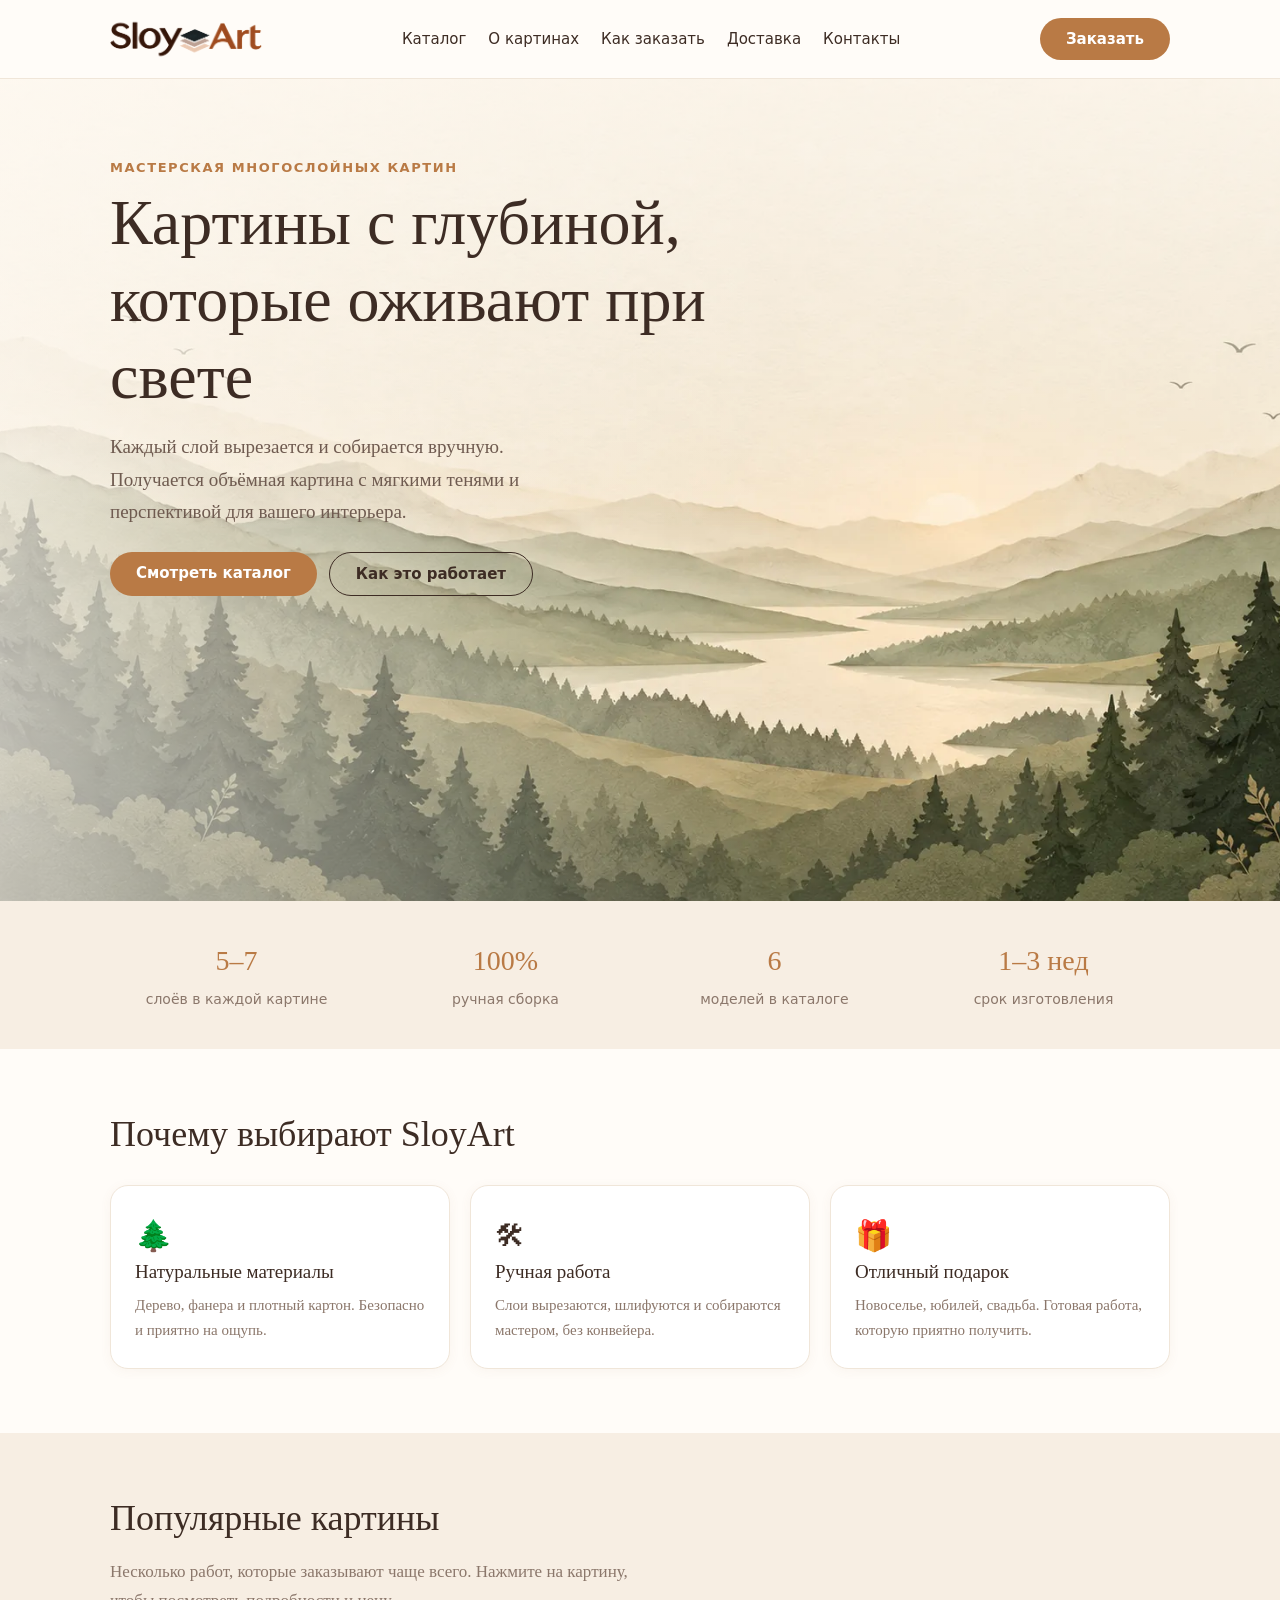
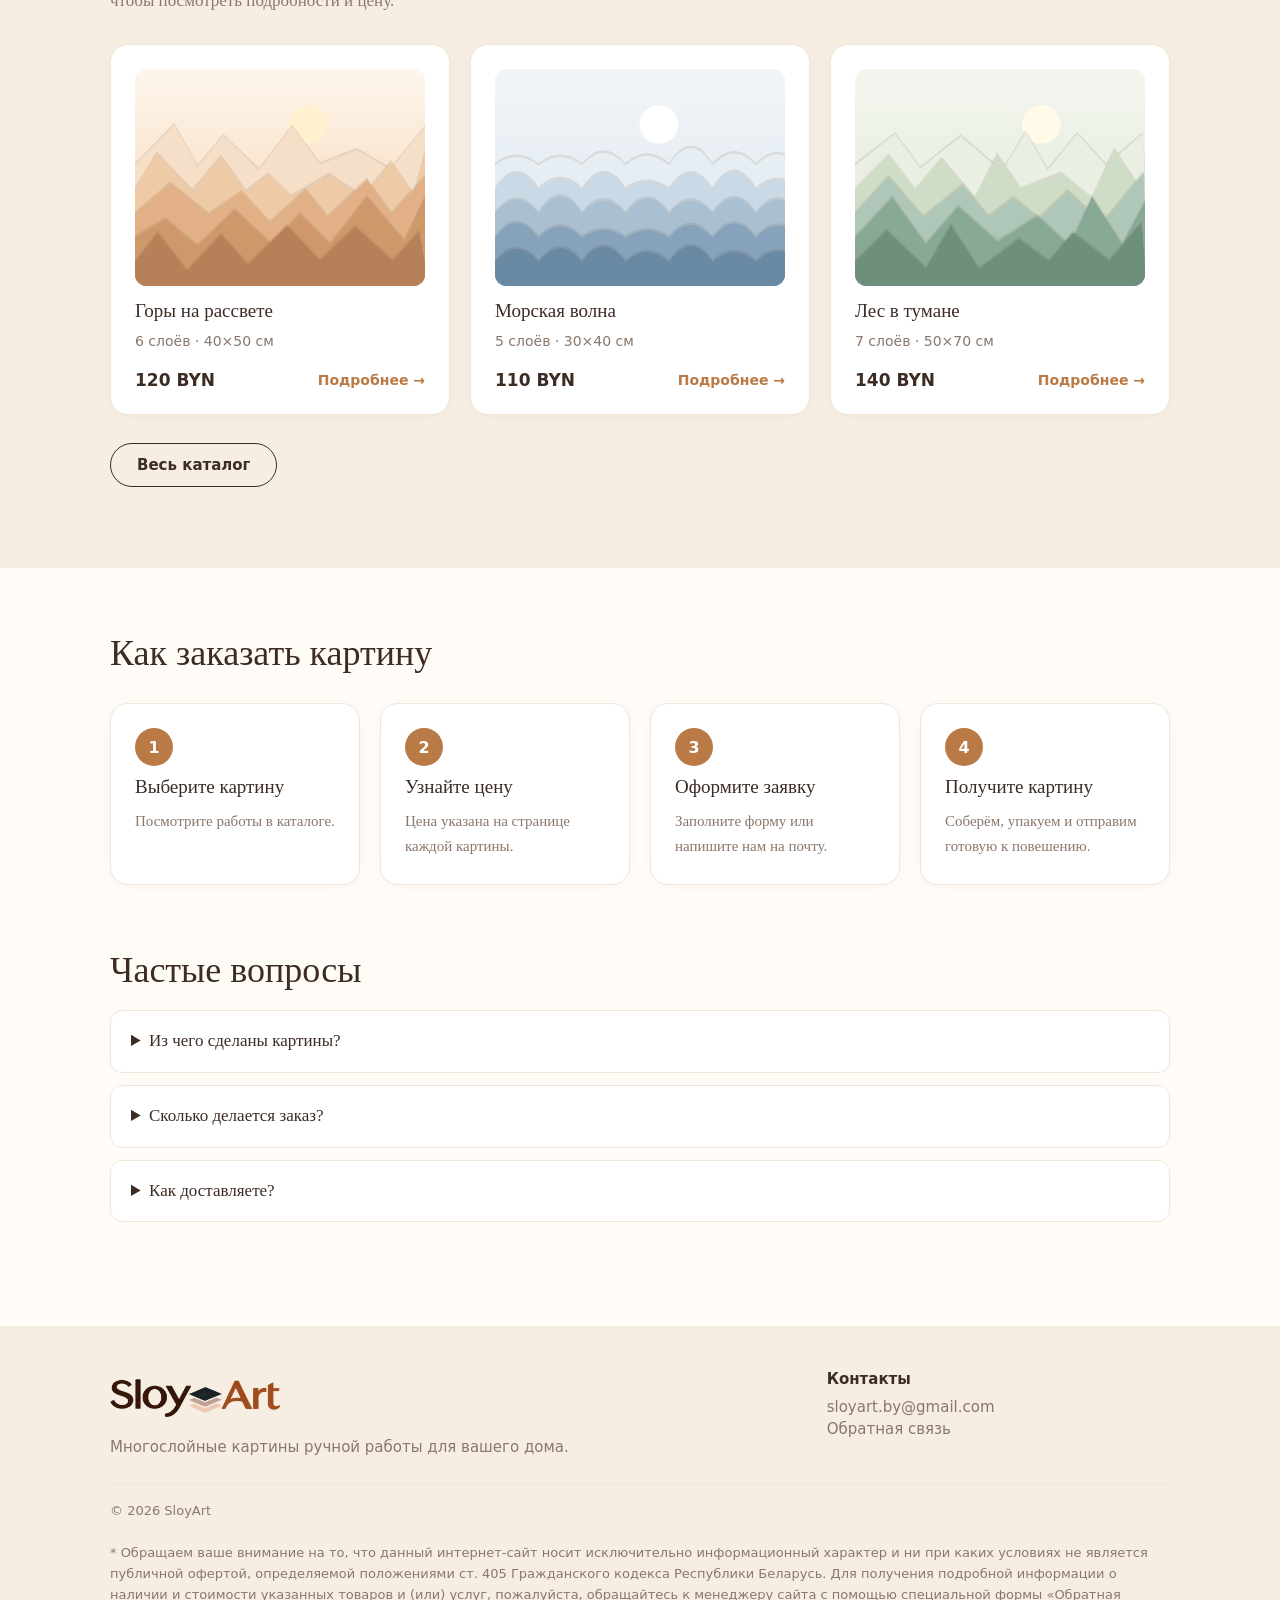
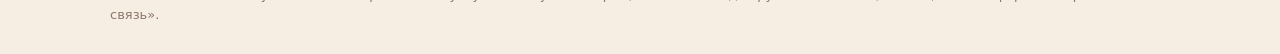
<file: index.html>
<!DOCTYPE html>
<html lang="ru">
<head>
<meta charset="utf-8">
<meta name="viewport" content="width=device-width, initial-scale=1, viewport-fit=cover">
<title>SloyArt — многослойные картины ручной работы</title>
<meta name="description" content="Многослойные картины из дерева и картона ручной работы: объём и глубина для вашего интерьера.">
<link rel="icon" type="image/png" sizes="96x96" href="favicon-96x96.png">
<link rel="shortcut icon" href="favicon.ico">
<link rel="apple-touch-icon" sizes="180x180" href="apple-touch-icon.png">
<link rel="manifest" href="site.webmanifest">
<link rel="stylesheet" href="css/style.css">
<link rel="stylesheet" href="css/responsive.css">
</head>
<body data-root="">
<main>
<section class="hero" style="padding:0">
<img class="hero__bg" src="images/hero/hero.webp" alt="Многослойный бумажный пейзаж на рассвете">
<div class="hero__scrim"></div>
<div class="w hero__in">
<div class="eyebrow">Мастерская многослойных картин</div>
<h1>Картины с глубиной, которые оживают при свете</h1>
<p>Каждый слой вырезается и собирается вручную. Получается объёмная картина с мягкими тенями и перспективой для вашего интерьера.</p>
<div class="cta"><a class="btn" href="catalog.html">Смотреть каталог</a><a class="btn o" href="#order">Как это работает</a></div>
</div>
</section>
<div class="band"><div class="w"><div class="stats">
<div><b>5–7</b><span>слоёв в каждой картине</span></div>
<div><b>100%</b><span>ручная сборка</span></div>
<div><b id="cnt">6</b><span>моделей в каталоге</span></div>
<div><b>1–3 нед</b><span>срок изготовления</span></div>
</div></div></div>
<section id="why"><div class="w">
<h2>Почему выбирают SloyArt</h2>
<div class="grid g3">
<div class="box"><div class="ic">🌲</div><h3>Натуральные материалы</h3><p>Дерево, фанера и плотный картон. Безопасно и приятно на ощупь.</p></div>
<div class="box"><div class="ic">🛠</div><h3>Ручная работа</h3><p>Слои вырезаются, шлифуются и собираются мастером, без конвейера.</p></div>
<div class="box"><div class="ic">🎁</div><h3>Отличный подарок</h3><p>Новоселье, юбилей, свадьба. Готовая работа, которую приятно получить.</p></div>
</div></div></section>
<section id="popular" class="alt"><div class="w">
<h2>Популярные картины</h2>
<p class="sub">Несколько работ, которые заказывают чаще всего. Нажмите на картину, чтобы посмотреть подробности и цену.</p>
<div class="grid g3" id="pop"></div>
<p style="margin-top:28px"><a class="btn o" href="catalog.html">Весь каталог</a></p>
</div></section>
<section id="order"><div class="w">
<h2>Как заказать картину</h2>
<div class="grid g4">
<div class="box"><div class="n">1</div><h3>Выберите картину</h3><p>Посмотрите работы в каталоге.</p></div>
<div class="box"><div class="n">2</div><h3>Узнайте цену</h3><p>Цена указана на странице каждой картины.</p></div>
<div class="box"><div class="n">3</div><h3>Оформите заявку</h3><p>Заполните форму или напишите нам на почту.</p></div>
<div class="box"><div class="n">4</div><h3>Получите картину</h3><p>Соберём, упакуем и отправим готовую к повешению.</p></div>
</div></div></section>
<section id="faq" style="padding-top:0"><div class="w">
<h2>Частые вопросы</h2>
<details><summary>Из чего сделаны картины?</summary><p>Из слоёв фанеры или плотного картона, закреплённых на расстоянии друг от друга, в рамке-коробе.</p></details>
<details><summary>Сколько делается заказ?</summary><p>Срок зависит от сложности, обычно от 1 до 3 недель.</p></details>
<details><summary>Как доставляете?</summary><p>Доставляем в защитной упаковке: по Беларуси Европочтой, по России СДЭК.</p></details>
</div></section>
</main>
<script src="js/config.js"></script>
<script src="js/products.js"></script>
<script src="js/main.js"></script>
</body>
</html>
</file>
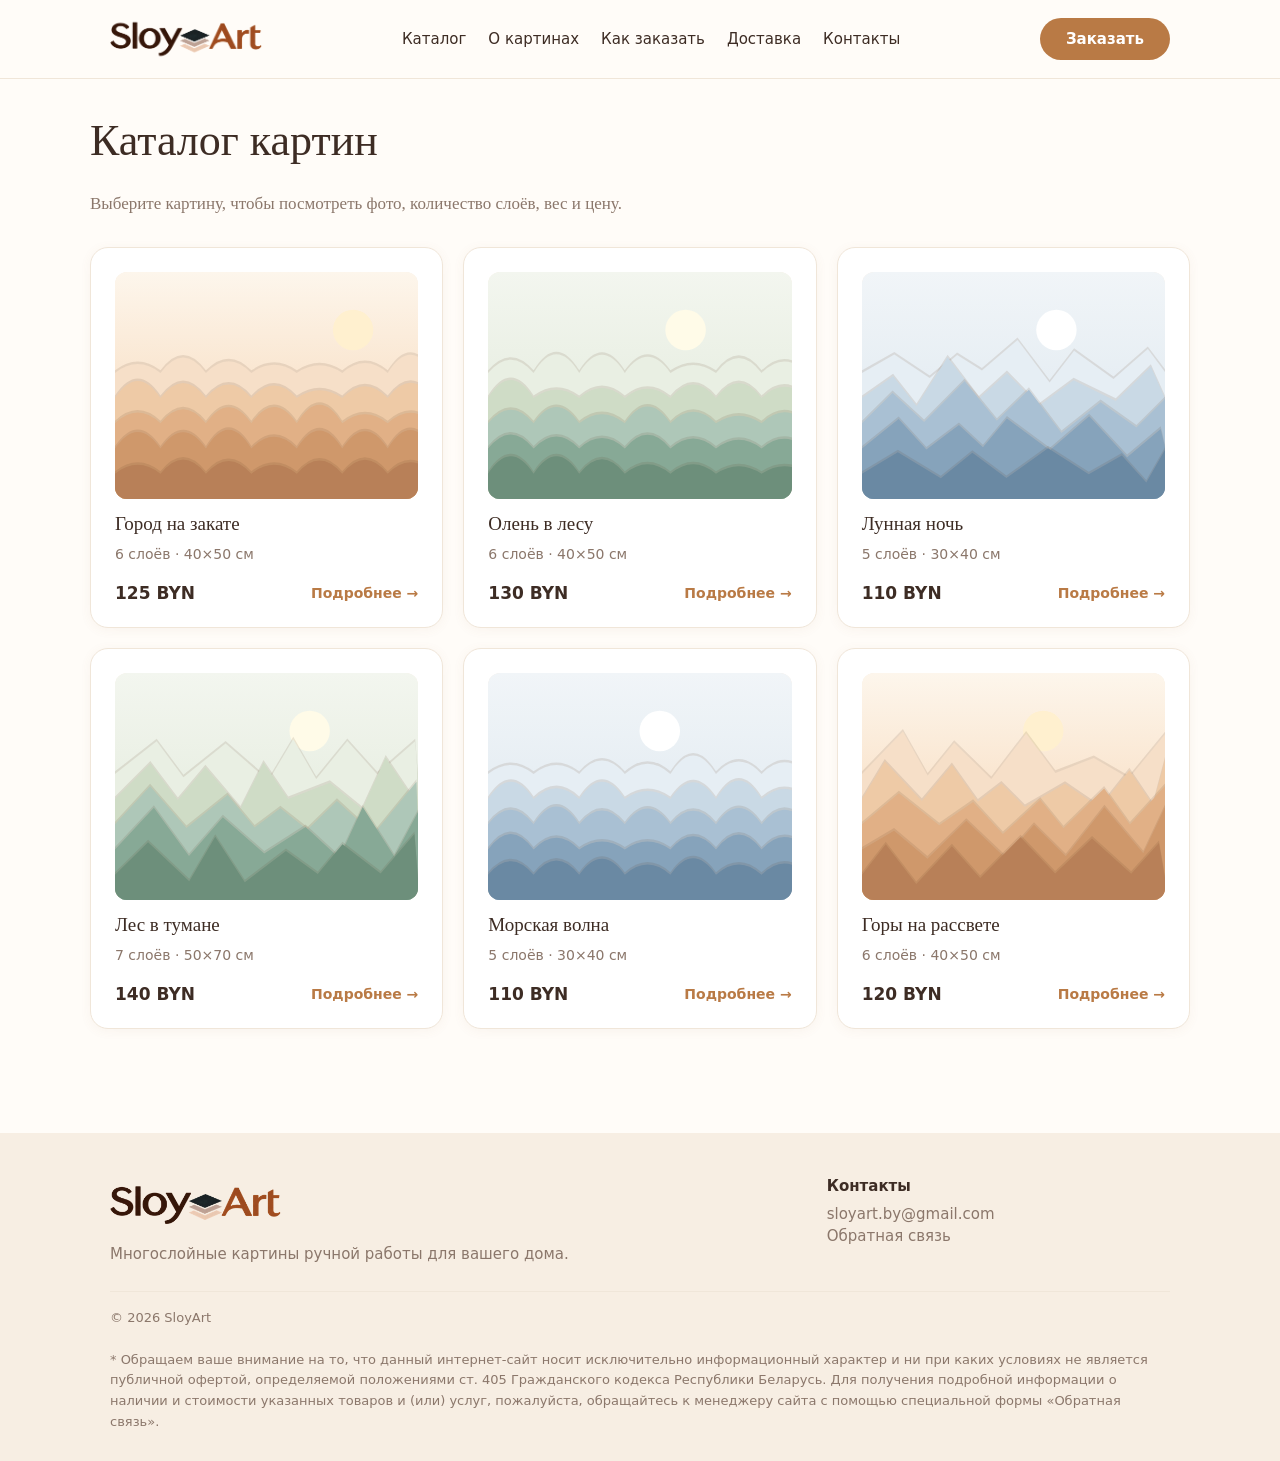
<file: catalog.html>
<!DOCTYPE html>
<html lang="ru">
<head>
<meta charset="utf-8">
<meta name="viewport" content="width=device-width, initial-scale=1, viewport-fit=cover">
<title>Каталог картин — SloyArt</title>
<meta name="description" content="Каталог многослойных картин ручной работы: слои, размеры и цены.">
<link rel="icon" type="image/png" sizes="96x96" href="favicon-96x96.png">
<link rel="shortcut icon" href="favicon.ico">
<link rel="apple-touch-icon" sizes="180x180" href="apple-touch-icon.png">
<link rel="manifest" href="site.webmanifest">
<link rel="stylesheet" href="css/style.css">
<link rel="stylesheet" href="css/responsive.css">
</head>
<body data-root="">
<main class="w page">
<h1 style="font-size:clamp(30px,4vw,44px)">Каталог картин</h1>
<p class="sub">Выберите картину, чтобы посмотреть фото, количество слоёв, вес и цену.</p>
<div class="grid g3" id="all"></div>
</main>
<script src="js/config.js"></script>
<script src="js/products.js"></script>
<script src="js/main.js"></script>
</body>
</html>
</file>
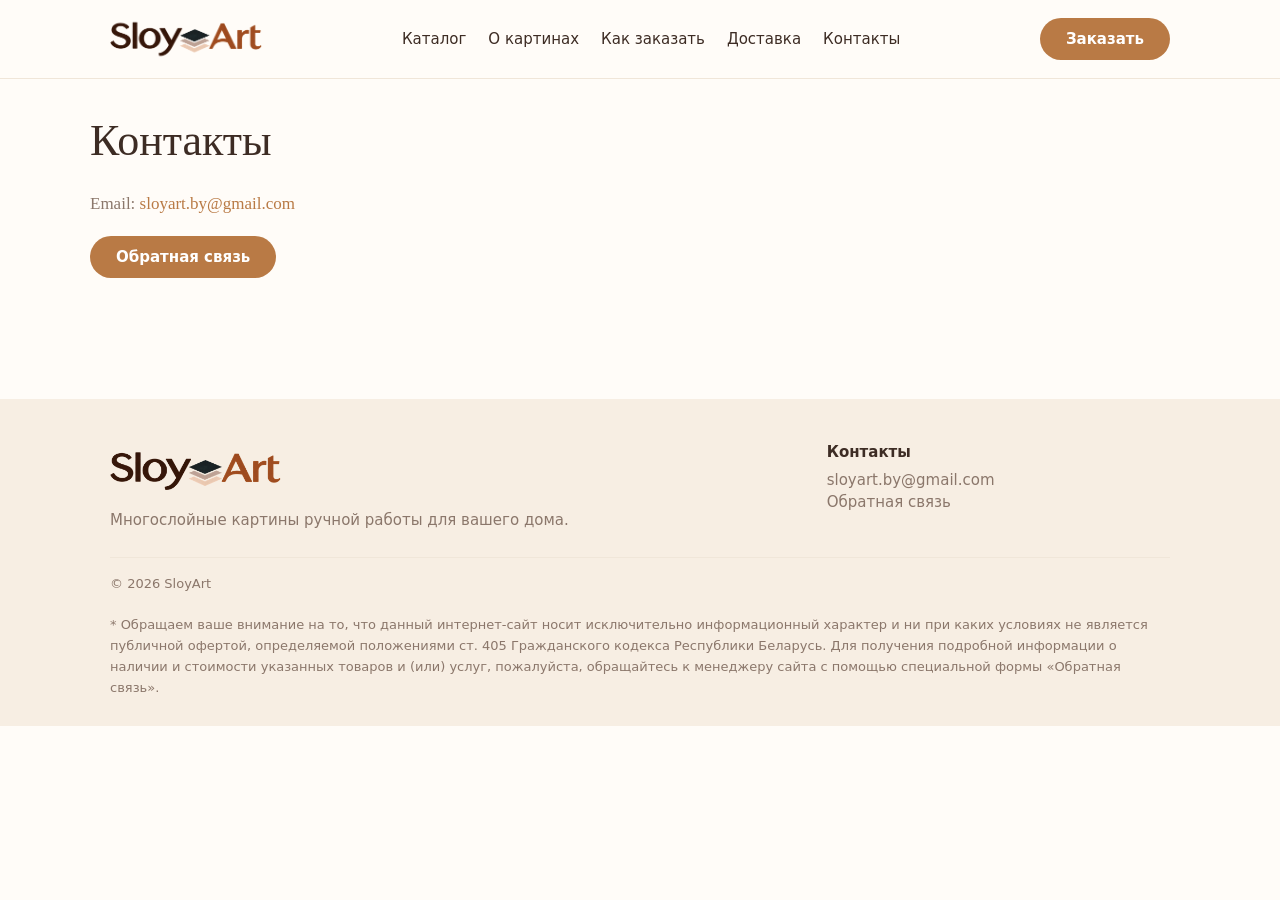
<file: contacts.html>
<!DOCTYPE html>
<html lang="ru">
<head>
<meta charset="utf-8">
<meta name="viewport" content="width=device-width, initial-scale=1, viewport-fit=cover">
<title>Контакты — SloyArt</title>
<meta name="description" content="Контакты мастерской многослойных картин SloyArt.">
<link rel="icon" type="image/png" sizes="96x96" href="favicon-96x96.png">
<link rel="shortcut icon" href="favicon.ico">
<link rel="apple-touch-icon" sizes="180x180" href="apple-touch-icon.png">
<link rel="manifest" href="site.webmanifest">
<link rel="stylesheet" href="css/style.css">
<link rel="stylesheet" href="css/responsive.css">
</head>
<body data-root="">
<main class="w page">
<h1 style="font-size:clamp(30px,4vw,44px)">Контакты</h1>
<p class="sub">Email: <a href="mailto:sloyart.by@gmail.com" style="color:var(--cu)">sloyart.by@gmail.com</a></p>
<p><button class="btn" data-open="">Обратная связь</button></p>
</main>
<script src="js/config.js"></script>
<script src="js/products.js"></script>
<script src="js/main.js"></script>
</body>
</html>
</file>
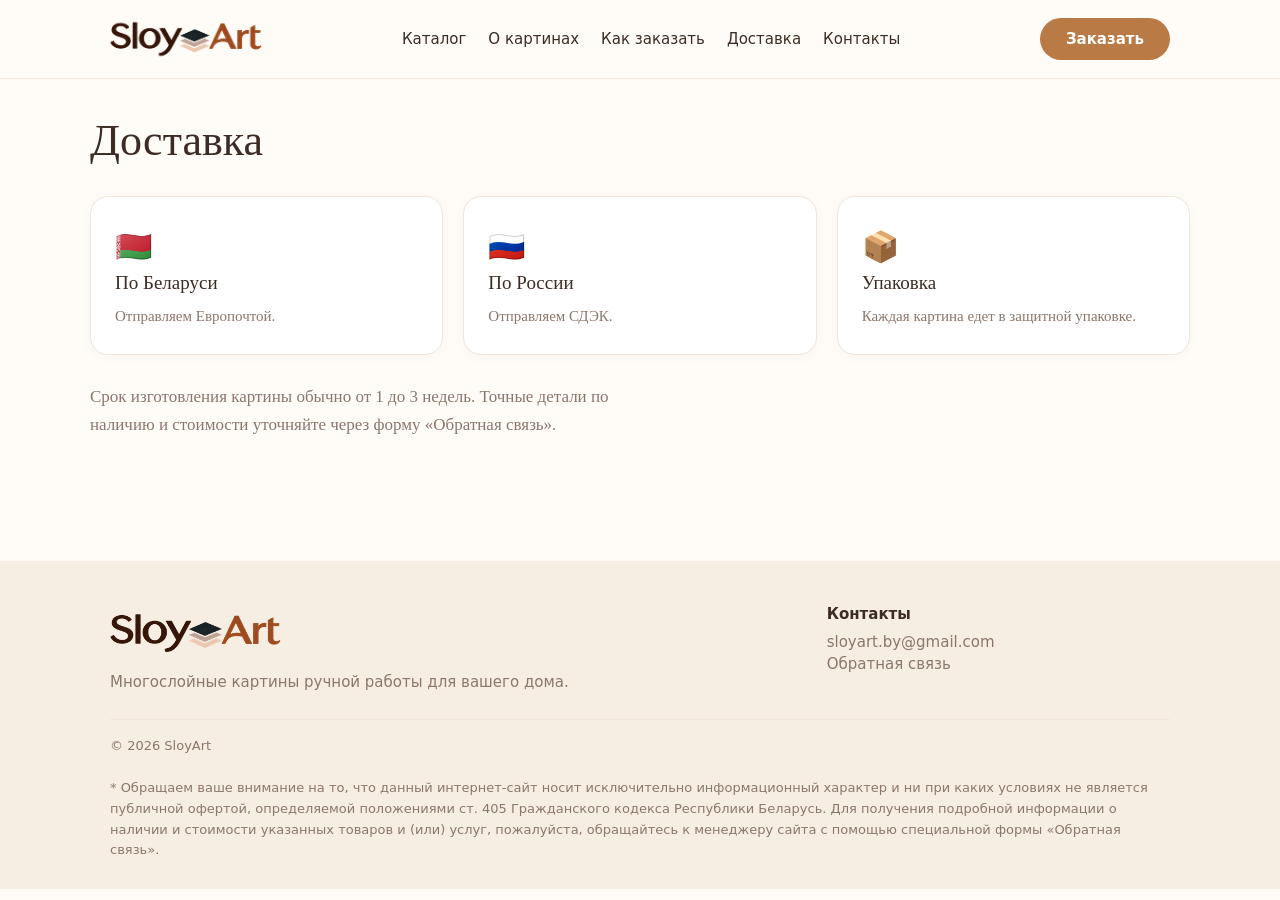
<file: delivery.html>
<!DOCTYPE html>
<html lang="ru">
<head>
<meta charset="utf-8">
<meta name="viewport" content="width=device-width, initial-scale=1, viewport-fit=cover">
<title>Доставка — SloyArt</title>
<meta name="description" content="Доставка многослойных картин: Европочта по Беларуси, СДЭК по России.">
<link rel="icon" type="image/png" sizes="96x96" href="favicon-96x96.png">
<link rel="shortcut icon" href="favicon.ico">
<link rel="apple-touch-icon" sizes="180x180" href="apple-touch-icon.png">
<link rel="manifest" href="site.webmanifest">
<link rel="stylesheet" href="css/style.css">
<link rel="stylesheet" href="css/responsive.css">
</head>
<body data-root="">
<main class="w page">
<h1 style="font-size:clamp(30px,4vw,44px)">Доставка</h1>
<div class="grid g3">
<div class="box"><div class="ic">🇧🇾</div><h3>По Беларуси</h3><p>Отправляем Европочтой.</p></div>
<div class="box"><div class="ic">🇷🇺</div><h3>По России</h3><p>Отправляем СДЭК.</p></div>
<div class="box"><div class="ic">📦</div><h3>Упаковка</h3><p>Каждая картина едет в защитной упаковке.</p></div>
</div>
<p class="sub" style="margin-top:28px">Срок изготовления картины обычно от 1 до 3 недель. Точные детали по наличию и стоимости уточняйте через форму «Обратная связь».</p>
</main>
<script src="js/config.js"></script>
<script src="js/products.js"></script>
<script src="js/main.js"></script>
</body>
</html>
</file>
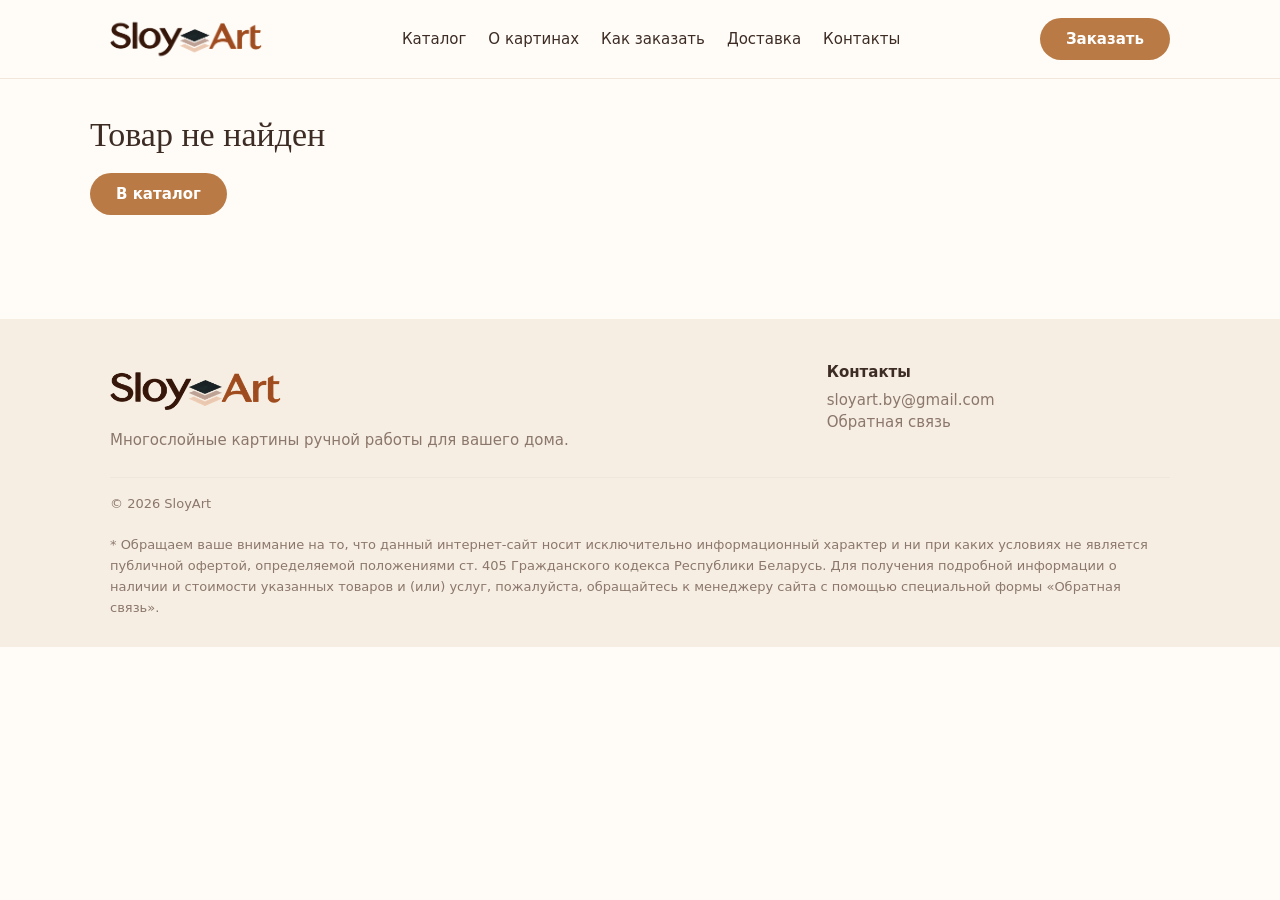
<file: product.html>
<!DOCTYPE html>
<html lang="ru">
<head>
<meta charset="utf-8">
<meta name="viewport" content="width=device-width, initial-scale=1, viewport-fit=cover">
<!--meta-->
<title>Картина — SloyArt</title>
<meta name="description" content="Многослойная картина ручной работы.">
<!--/meta-->
<link rel="icon" type="image/png" sizes="96x96" href="favicon-96x96.png">
<link rel="shortcut icon" href="favicon.ico">
<link rel="apple-touch-icon" sizes="180x180" href="apple-touch-icon.png">
<link rel="manifest" href="site.webmanifest">
<link rel="stylesheet" href="css/style.css">
<link rel="stylesheet" href="css/responsive.css">
</head>
<body data-root="">
<main class="w page" id="product"></main>
<script src="js/config.js"></script>
<script src="js/products.js"></script>
<script src="js/main.js"></script>
<script src="js/product.js"></script>
</body>
</html>
</file>
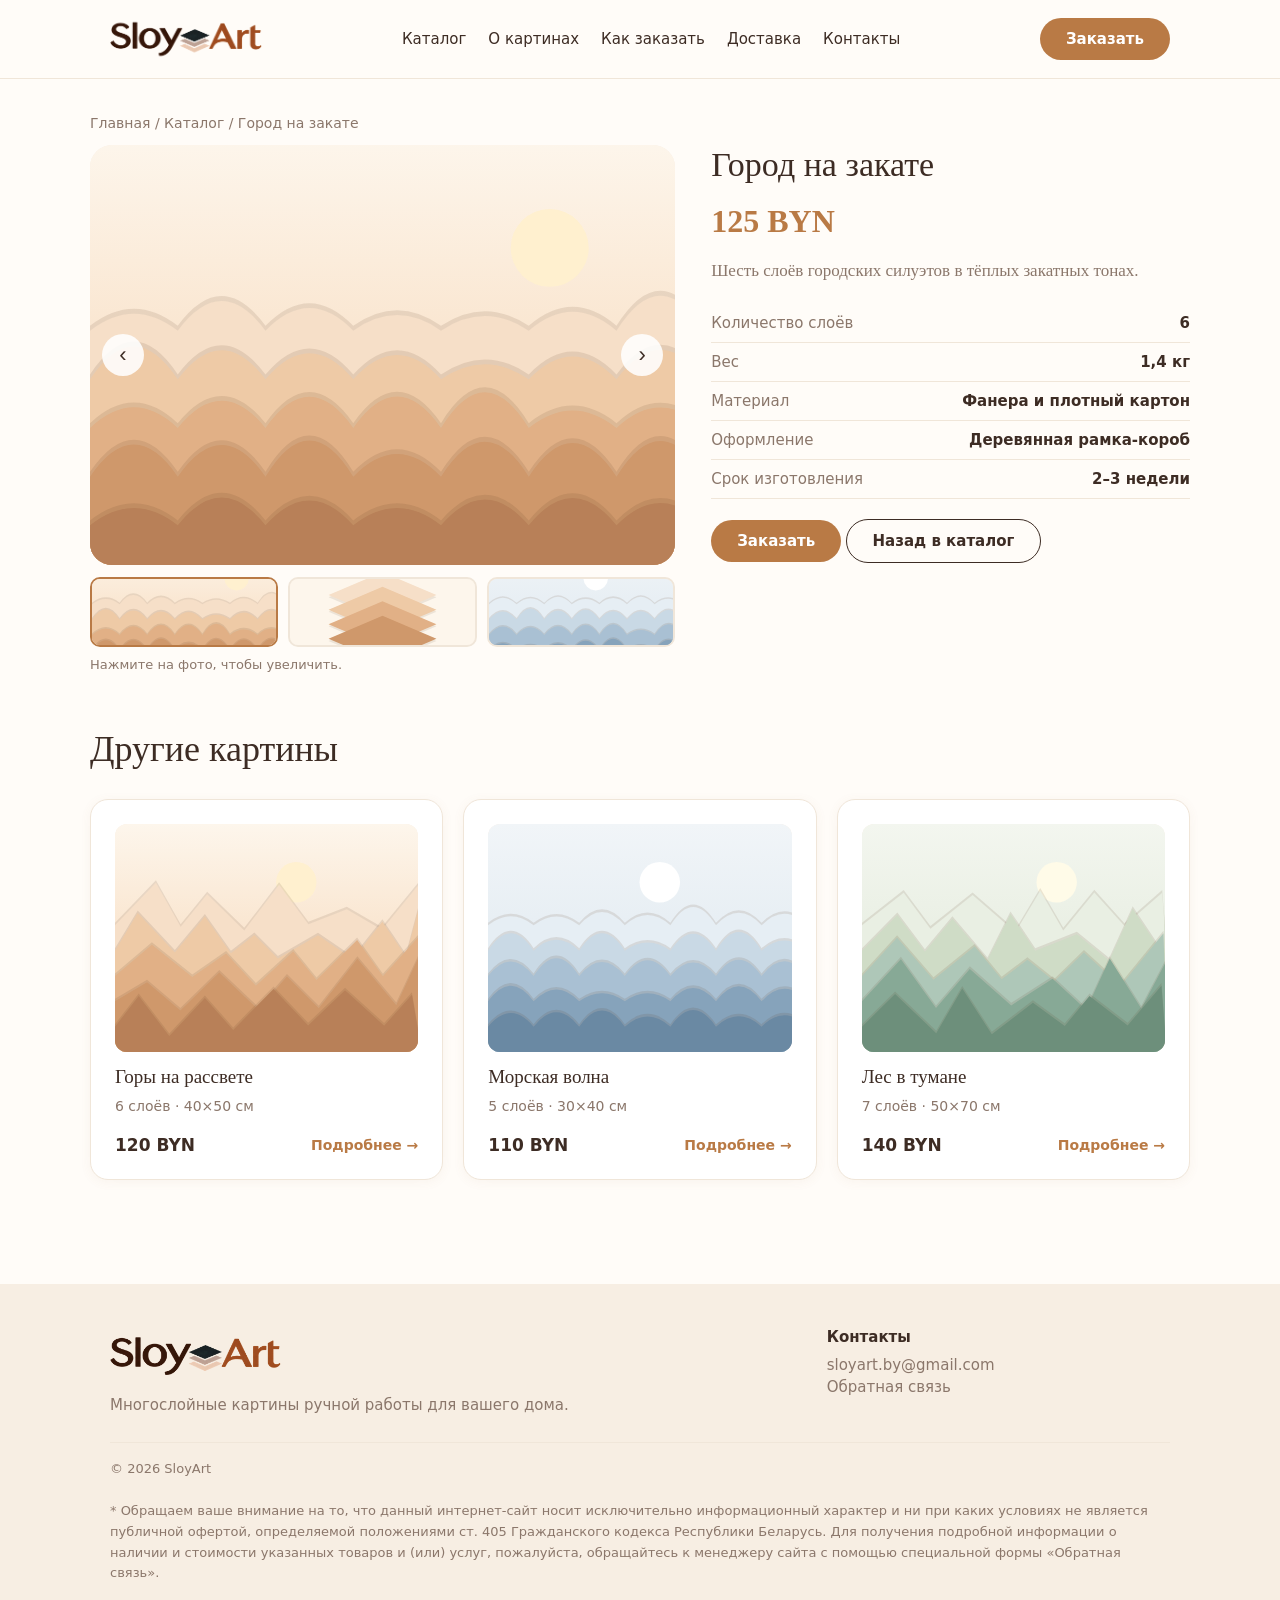
<file: products/gorod.html>
<!DOCTYPE html>
<html lang="ru">
<head>
<meta charset="utf-8">
<meta name="viewport" content="width=device-width, initial-scale=1, viewport-fit=cover">
<title>Город на закате — SloyArt</title>
<meta name="description" content="Городские силуэты в закатных тонах. Цена 125 BYN.">
<meta property="og:title" content="Город на закате — SloyArt">
<meta property="og:description" content="Городские силуэты в закатных тонах. Цена 125 BYN.">
<link rel="icon" type="image/png" sizes="96x96" href="../favicon-96x96.png">
<link rel="shortcut icon" href="../favicon.ico">
<link rel="apple-touch-icon" sizes="180x180" href="../apple-touch-icon.png">
<link rel="manifest" href="../site.webmanifest">
<link rel="stylesheet" href="../css/style.css">
<link rel="stylesheet" href="../css/responsive.css">
</head>
<body data-root="../" data-id="gorod">
<main class="w page" id="product"></main>
<script src="../js/config.js"></script>
<script src="../js/products.js"></script>
<script src="../js/main.js"></script>
<script src="../js/product.js"></script>
</body>
</html>
</file>
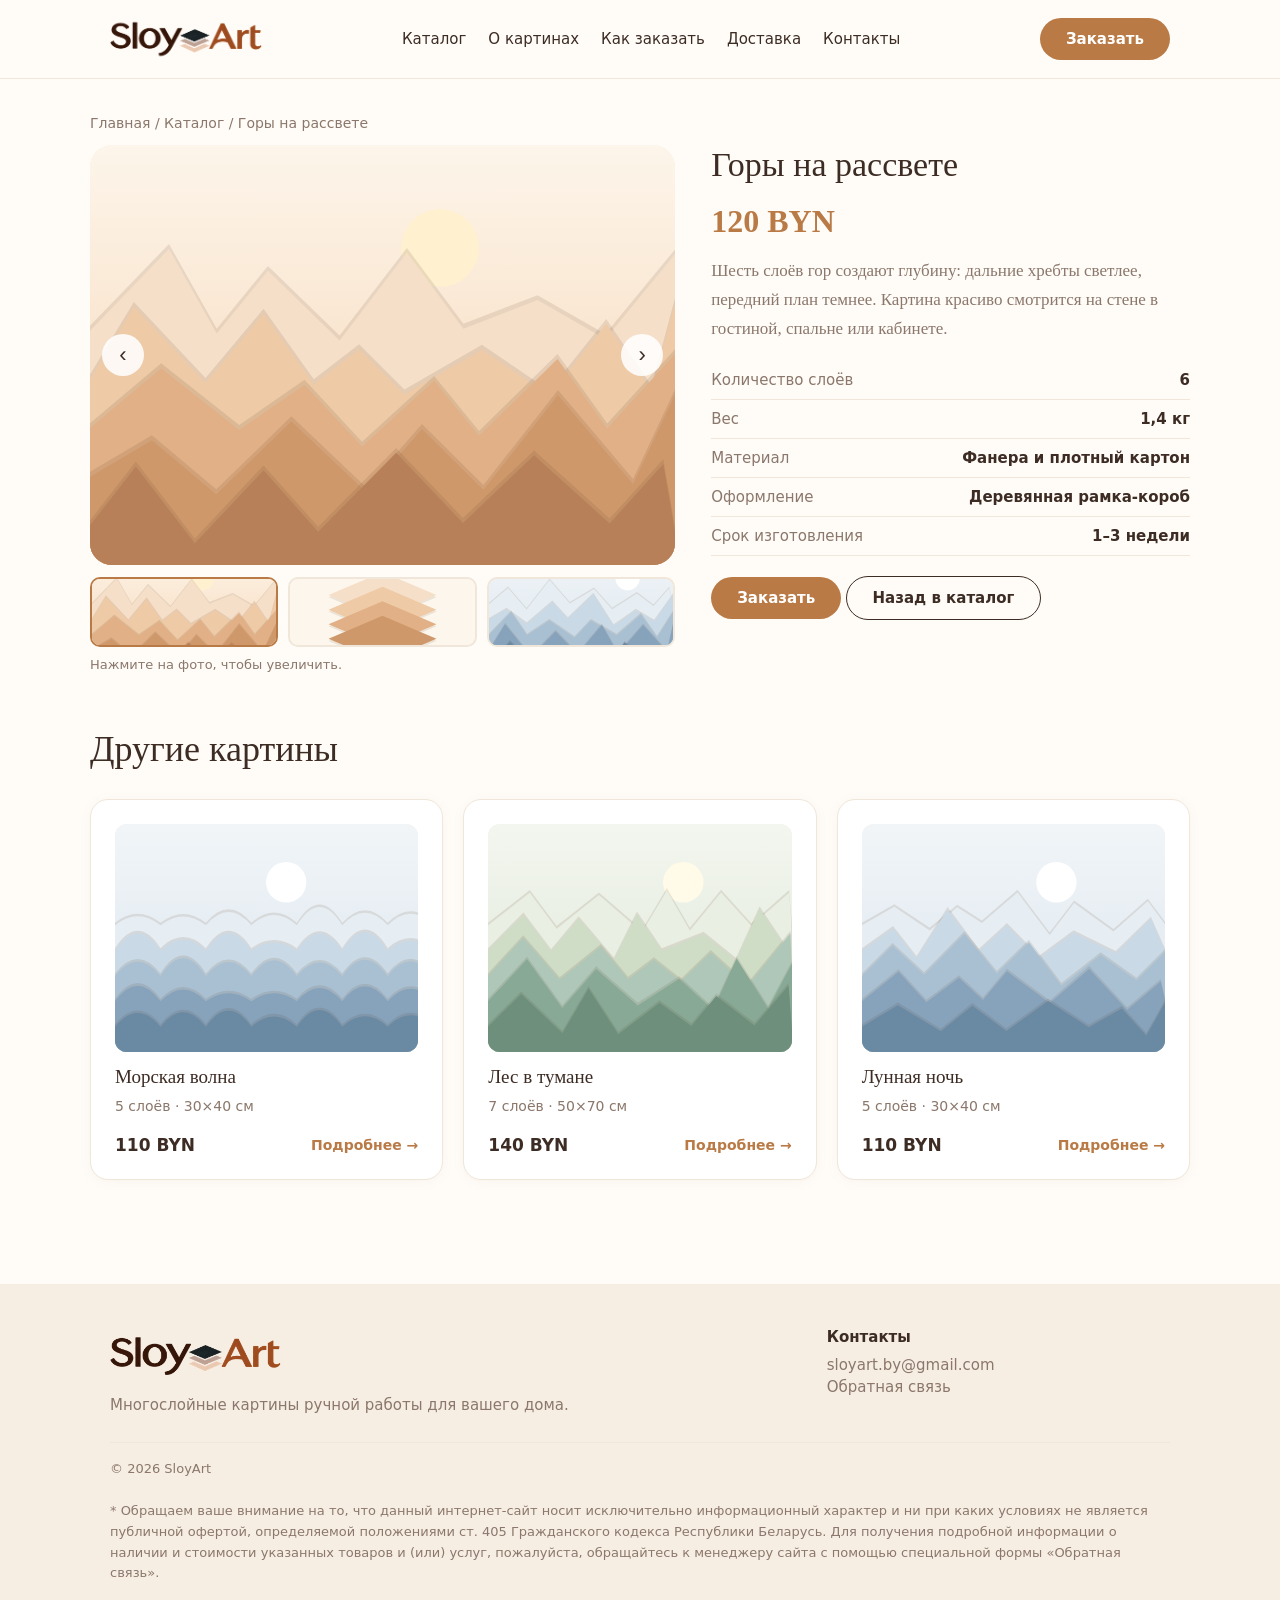
<file: products/gory.html>
<!DOCTYPE html>
<html lang="ru">
<head>
<meta charset="utf-8">
<meta name="viewport" content="width=device-width, initial-scale=1, viewport-fit=cover">
<title>Горы на рассвете — SloyArt</title>
<meta name="description" content="Шесть слоёв гор в тёплых рассветных тонах. Цена 120 BYN.">
<meta property="og:title" content="Горы на рассвете — SloyArt">
<meta property="og:description" content="Шесть слоёв гор в тёплых рассветных тонах. Цена 120 BYN.">
<link rel="icon" type="image/png" sizes="96x96" href="../favicon-96x96.png">
<link rel="shortcut icon" href="../favicon.ico">
<link rel="apple-touch-icon" sizes="180x180" href="../apple-touch-icon.png">
<link rel="manifest" href="../site.webmanifest">
<link rel="stylesheet" href="../css/style.css">
<link rel="stylesheet" href="../css/responsive.css">
</head>
<body data-root="../" data-id="gory">
<main class="w page" id="product"></main>
<script src="../js/config.js"></script>
<script src="../js/products.js"></script>
<script src="../js/main.js"></script>
<script src="../js/product.js"></script>
</body>
</html>
</file>
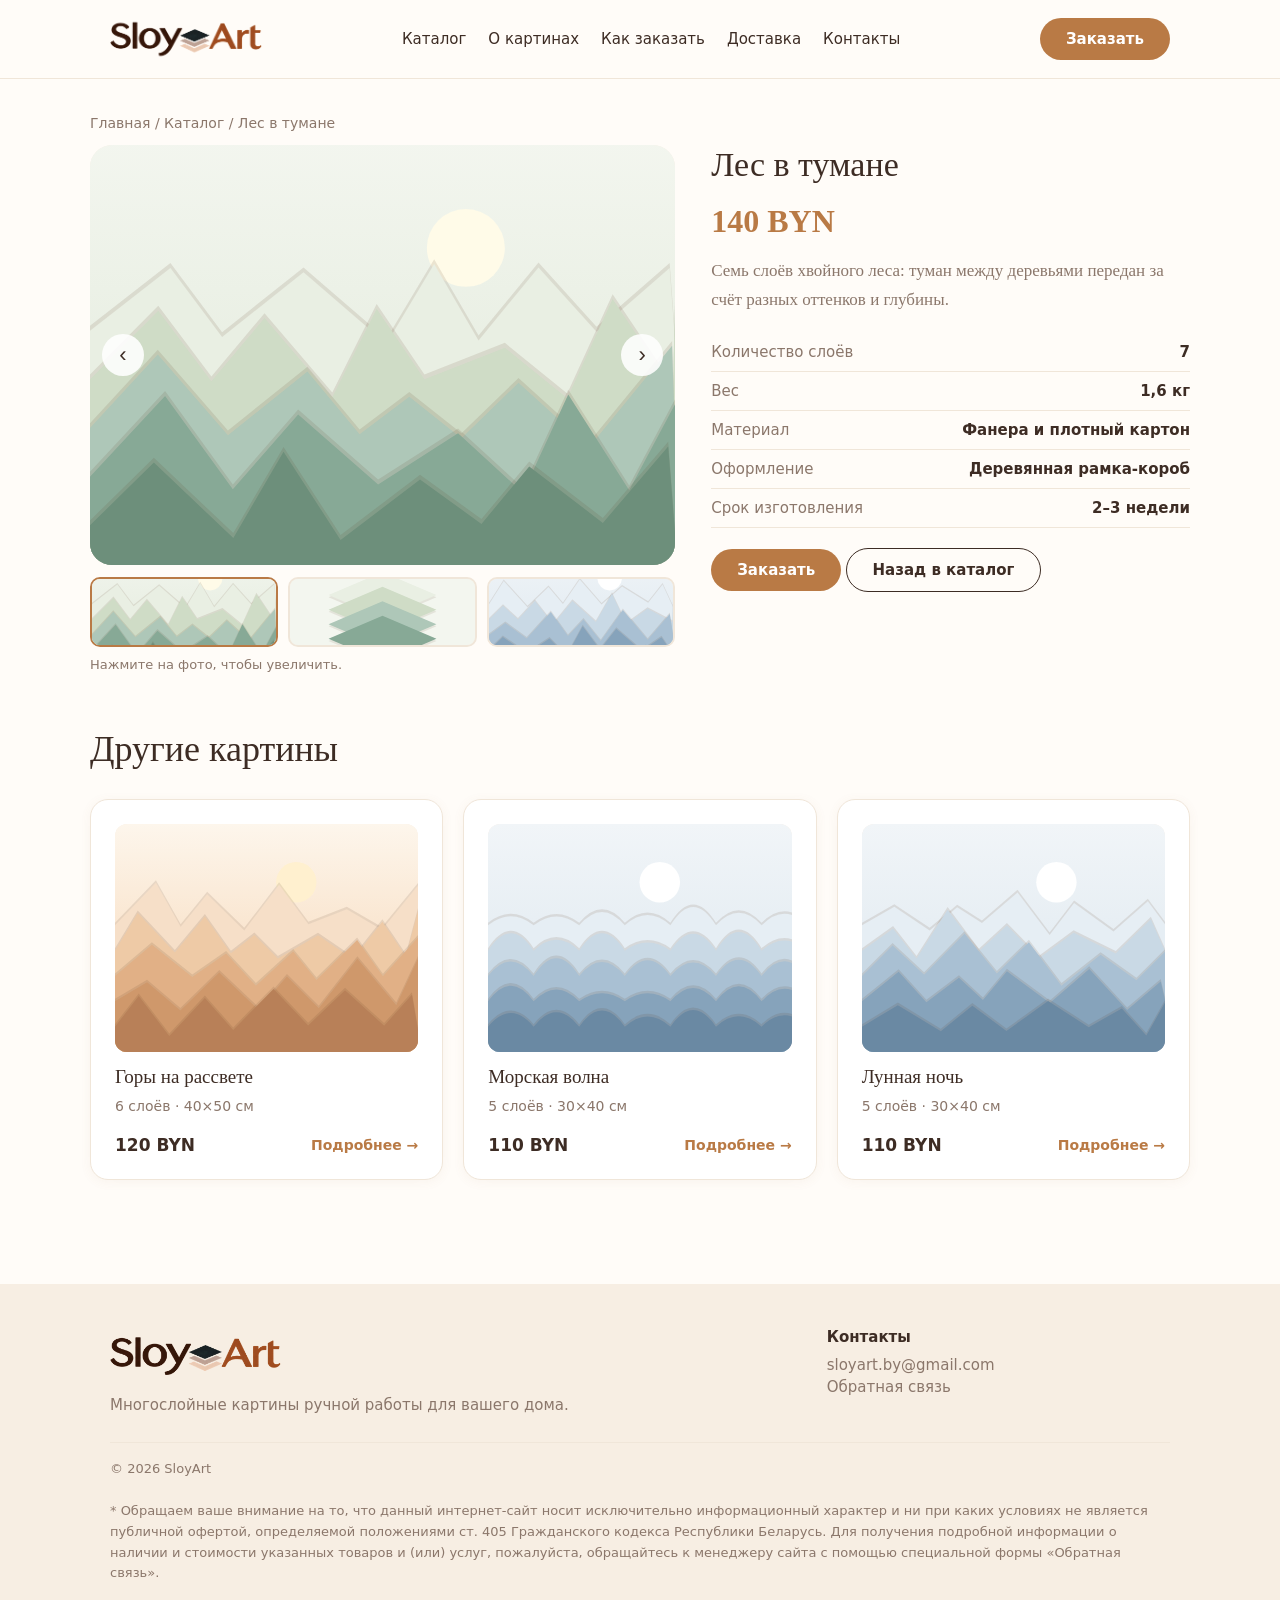
<file: products/les.html>
<!DOCTYPE html>
<html lang="ru">
<head>
<meta charset="utf-8">
<meta name="viewport" content="width=device-width, initial-scale=1, viewport-fit=cover">
<title>Лес в тумане — SloyArt</title>
<meta name="description" content="Семь слоёв леса и тумана. Цена 140 BYN.">
<meta property="og:title" content="Лес в тумане — SloyArt">
<meta property="og:description" content="Семь слоёв леса и тумана. Цена 140 BYN.">
<link rel="icon" type="image/png" sizes="96x96" href="../favicon-96x96.png">
<link rel="shortcut icon" href="../favicon.ico">
<link rel="apple-touch-icon" sizes="180x180" href="../apple-touch-icon.png">
<link rel="manifest" href="../site.webmanifest">
<link rel="stylesheet" href="../css/style.css">
<link rel="stylesheet" href="../css/responsive.css">
</head>
<body data-root="../" data-id="les">
<main class="w page" id="product"></main>
<script src="../js/config.js"></script>
<script src="../js/products.js"></script>
<script src="../js/main.js"></script>
<script src="../js/product.js"></script>
</body>
</html>
</file>
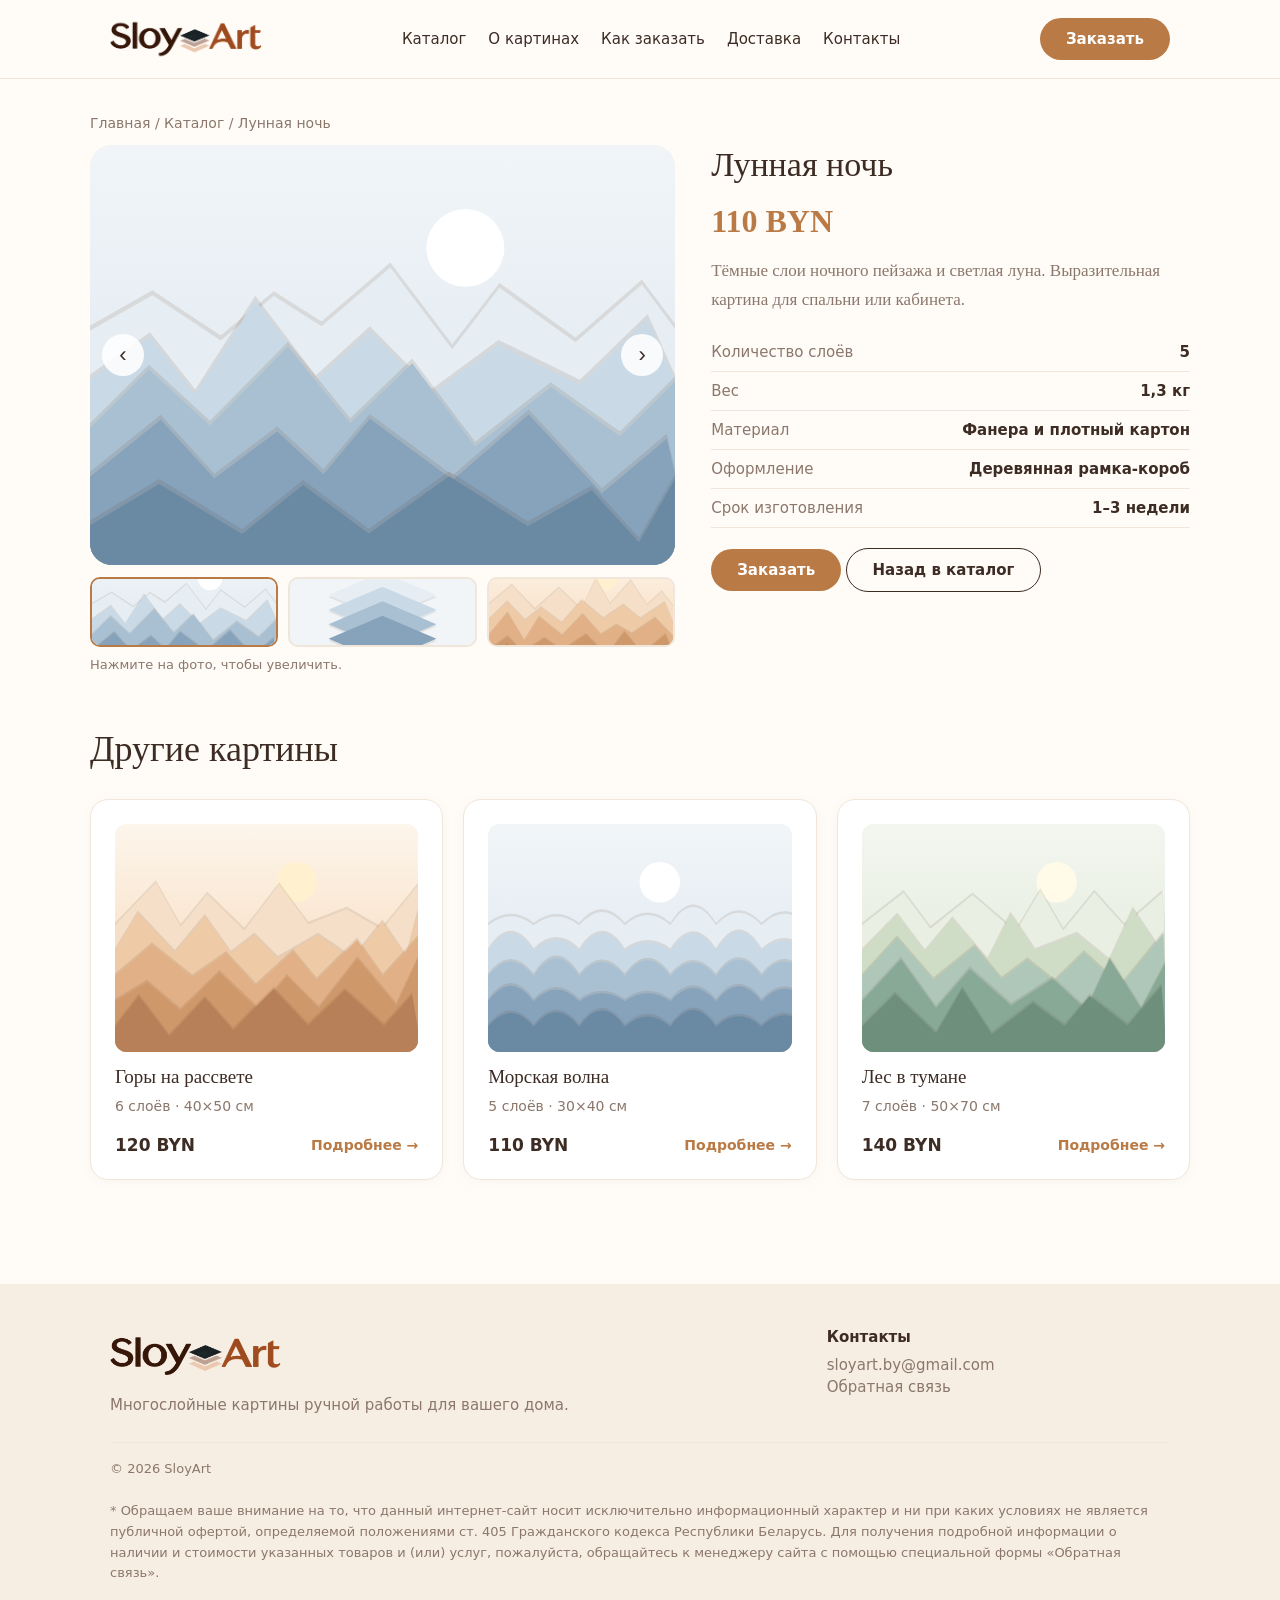
<file: products/luna.html>
<!DOCTYPE html>
<html lang="ru">
<head>
<meta charset="utf-8">
<meta name="viewport" content="width=device-width, initial-scale=1, viewport-fit=cover">
<title>Лунная ночь — SloyArt</title>
<meta name="description" content="Ночной пейзаж с луной из пяти слоёв. Цена 110 BYN.">
<meta property="og:title" content="Лунная ночь — SloyArt">
<meta property="og:description" content="Ночной пейзаж с луной из пяти слоёв. Цена 110 BYN.">
<link rel="icon" type="image/png" sizes="96x96" href="../favicon-96x96.png">
<link rel="shortcut icon" href="../favicon.ico">
<link rel="apple-touch-icon" sizes="180x180" href="../apple-touch-icon.png">
<link rel="manifest" href="../site.webmanifest">
<link rel="stylesheet" href="../css/style.css">
<link rel="stylesheet" href="../css/responsive.css">
</head>
<body data-root="../" data-id="luna">
<main class="w page" id="product"></main>
<script src="../js/config.js"></script>
<script src="../js/products.js"></script>
<script src="../js/main.js"></script>
<script src="../js/product.js"></script>
</body>
</html>
</file>
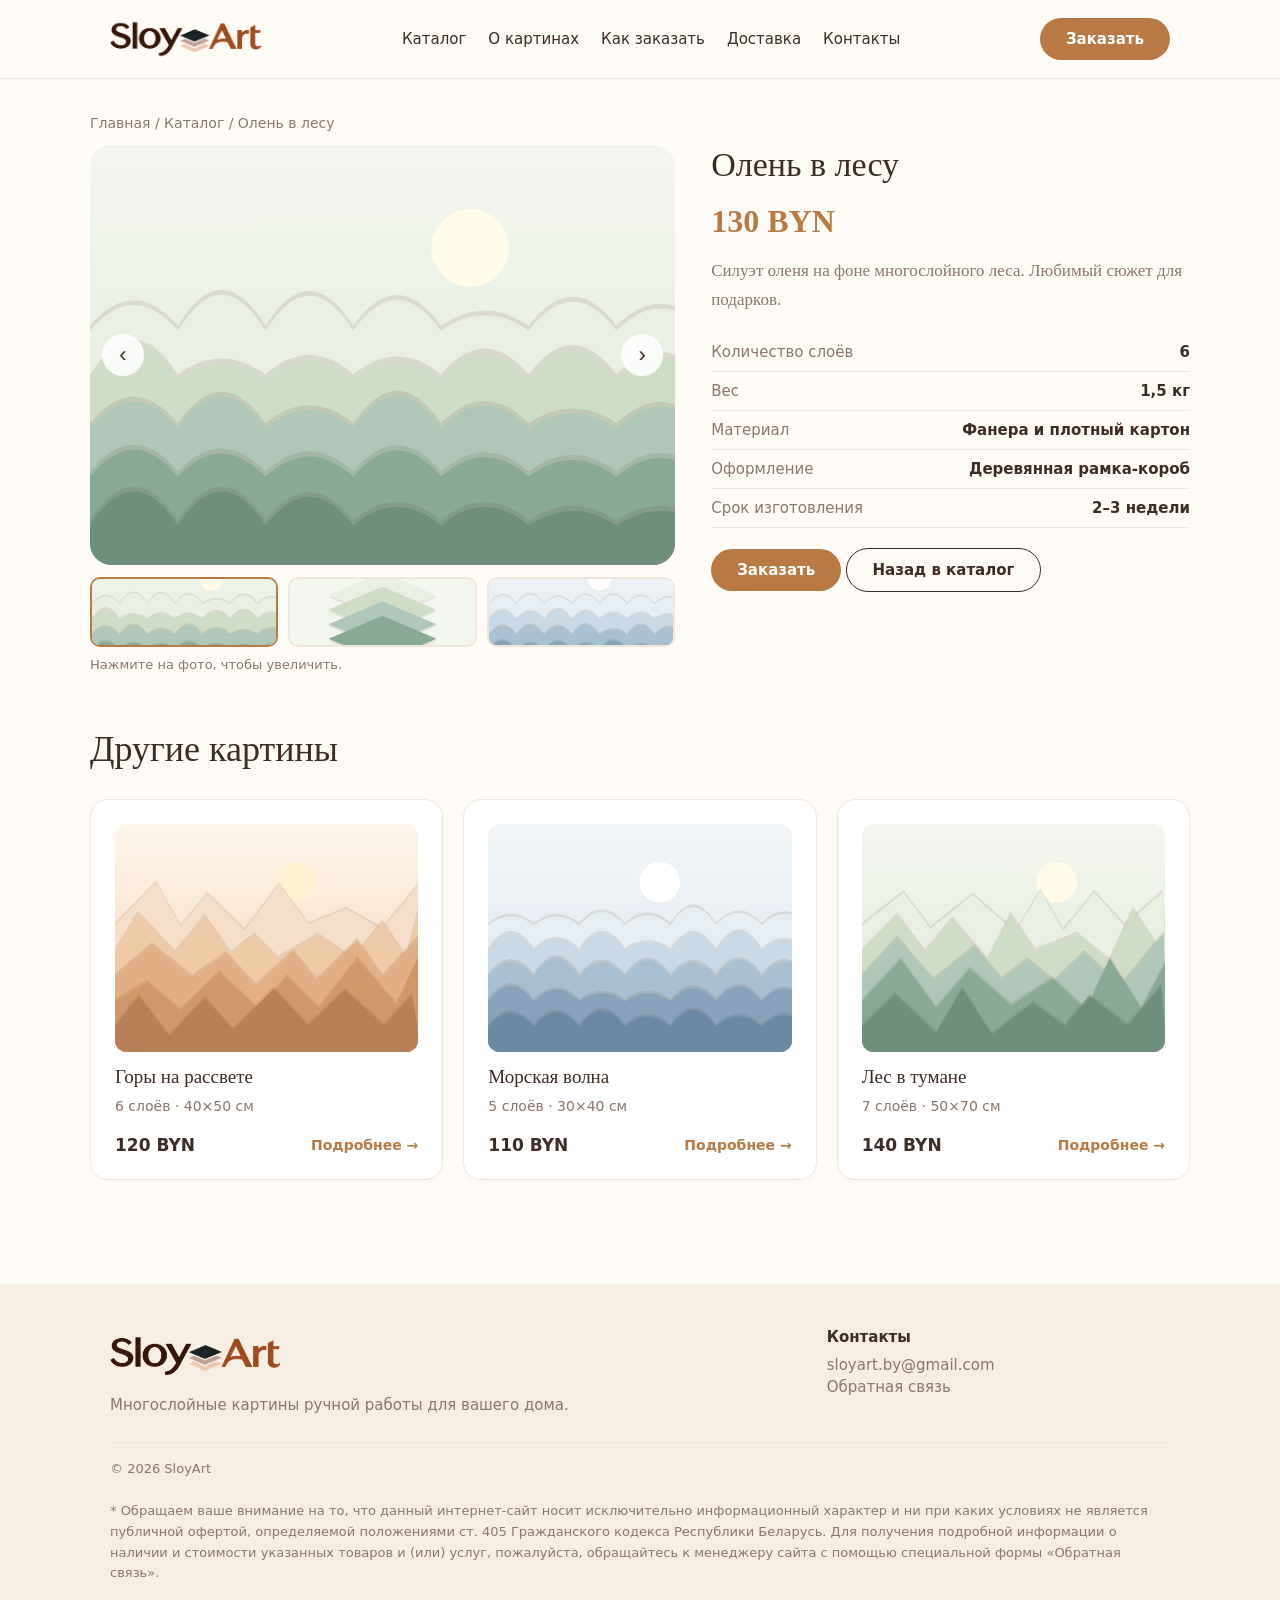
<file: products/olen.html>
<!DOCTYPE html>
<html lang="ru">
<head>
<meta charset="utf-8">
<meta name="viewport" content="width=device-width, initial-scale=1, viewport-fit=cover">
<title>Олень в лесу — SloyArt</title>
<meta name="description" content="Олень на фоне многослойного леса. Цена 130 BYN.">
<meta property="og:title" content="Олень в лесу — SloyArt">
<meta property="og:description" content="Олень на фоне многослойного леса. Цена 130 BYN.">
<link rel="icon" type="image/png" sizes="96x96" href="../favicon-96x96.png">
<link rel="shortcut icon" href="../favicon.ico">
<link rel="apple-touch-icon" sizes="180x180" href="../apple-touch-icon.png">
<link rel="manifest" href="../site.webmanifest">
<link rel="stylesheet" href="../css/style.css">
<link rel="stylesheet" href="../css/responsive.css">
</head>
<body data-root="../" data-id="olen">
<main class="w page" id="product"></main>
<script src="../js/config.js"></script>
<script src="../js/products.js"></script>
<script src="../js/main.js"></script>
<script src="../js/product.js"></script>
</body>
</html>
</file>
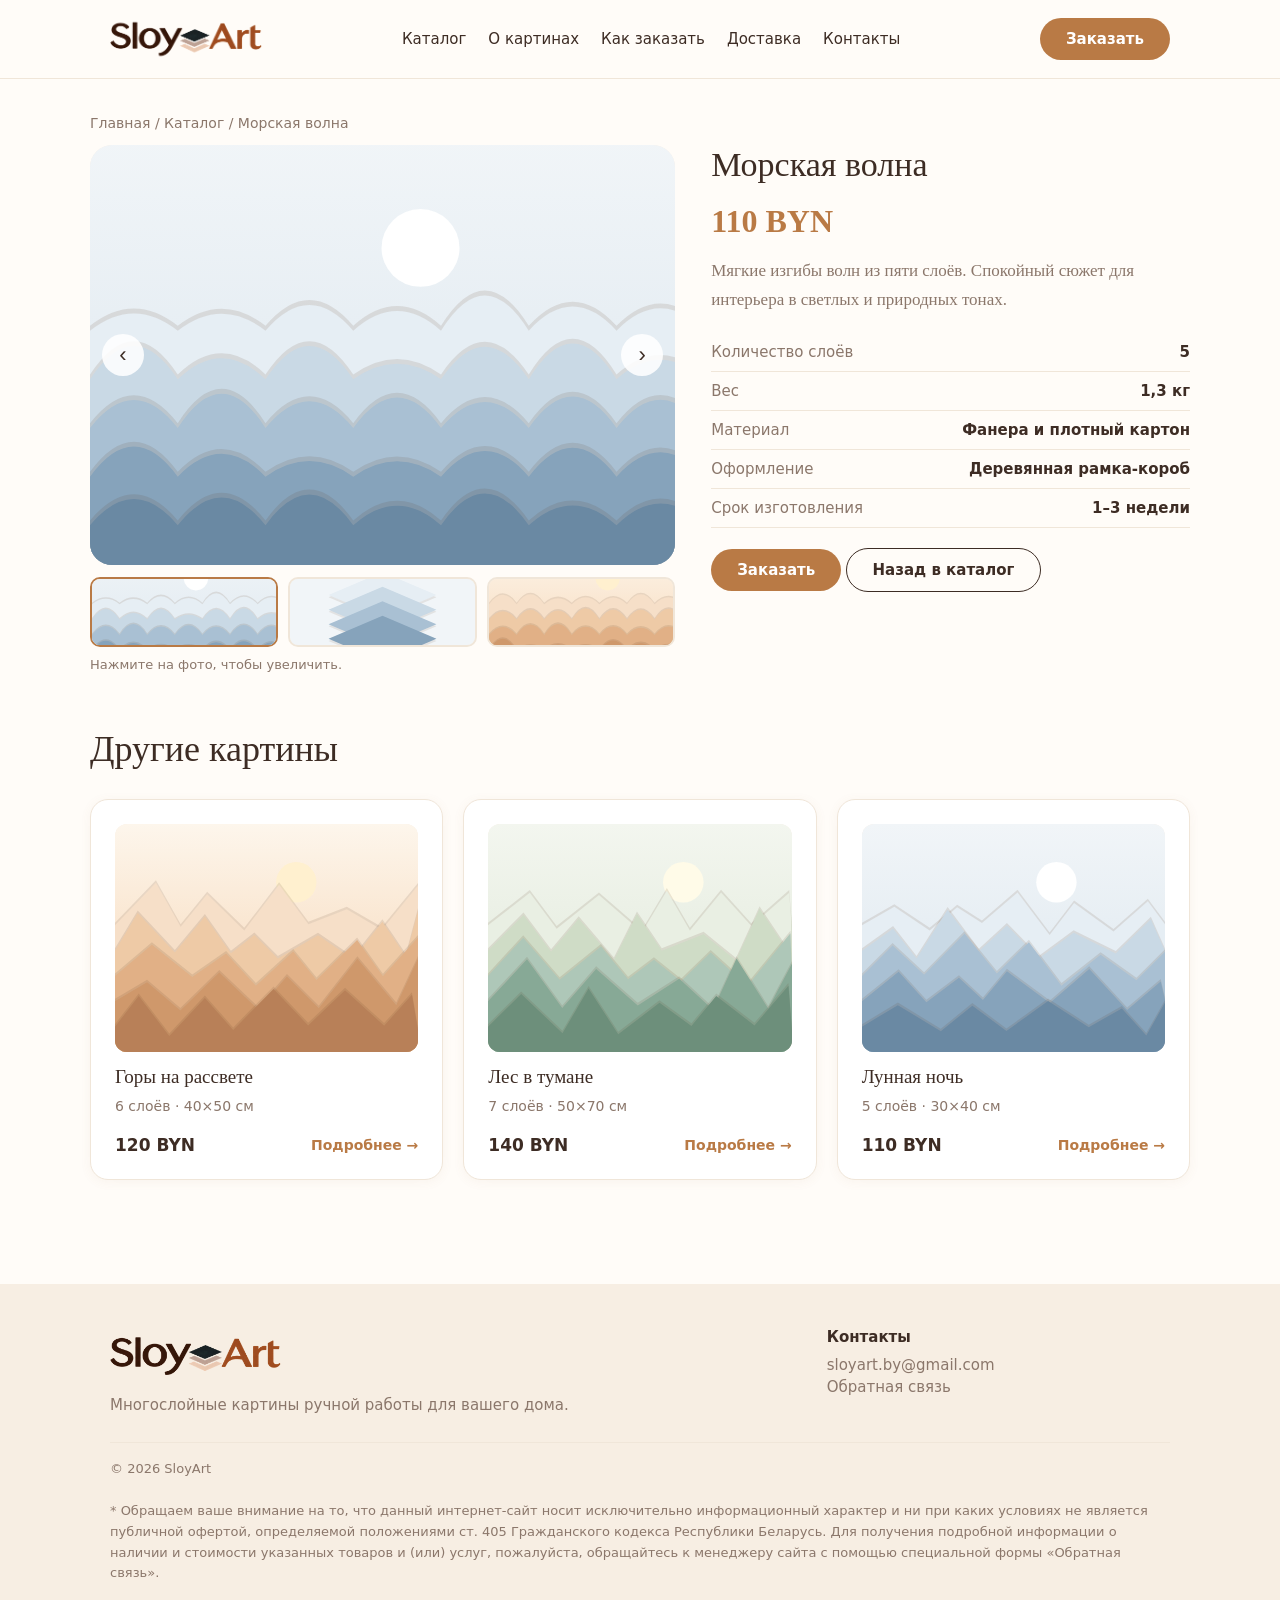
<file: products/volna.html>
<!DOCTYPE html>
<html lang="ru">
<head>
<meta charset="utf-8">
<meta name="viewport" content="width=device-width, initial-scale=1, viewport-fit=cover">
<title>Морская волна — SloyArt</title>
<meta name="description" content="Пять слоёв волн, спокойный морской сюжет. Цена 110 BYN.">
<meta property="og:title" content="Морская волна — SloyArt">
<meta property="og:description" content="Пять слоёв волн, спокойный морской сюжет. Цена 110 BYN.">
<link rel="icon" type="image/png" sizes="96x96" href="../favicon-96x96.png">
<link rel="shortcut icon" href="../favicon.ico">
<link rel="apple-touch-icon" sizes="180x180" href="../apple-touch-icon.png">
<link rel="manifest" href="../site.webmanifest">
<link rel="stylesheet" href="../css/style.css">
<link rel="stylesheet" href="../css/responsive.css">
</head>
<body data-root="../" data-id="volna">
<main class="w page" id="product"></main>
<script src="../js/config.js"></script>
<script src="../js/products.js"></script>
<script src="../js/main.js"></script>
<script src="../js/product.js"></script>
</body>
</html>
</file>
<file: css/style.css>
:root{color-scheme:light;--bg:#fffcf8;--card:#fff;--ink:#3d2c24;--mut:#8b776b;--cu:#b97a45;--cu2:#a56835;--sand:#f7eee3;--line:#f0e6d9;--hh:78px}
*{box-sizing:border-box}html{scroll-behavior:smooth;scroll-padding-top:92px}
body{margin:0;background:var(--bg);color:var(--ink);font:17px/1.7 Georgia,"Times New Roman",serif}
h1,h2,h3{font-weight:500;line-height:1.2;margin:0 0 .5em}h2{font-size:clamp(26px,3.5vw,36px)}
a{color:inherit;text-decoration:none}img{max-width:100%}
.w{max-width:1100px;margin:0 auto;padding:0 20px}
header{position:sticky;top:0;z-index:10;background:var(--bg);border-bottom:1px solid var(--line)}
.bar{display:flex;align-items:center;justify-content:space-between;gap:16px;height:var(--hh)}
.logo{height:50px;width:auto;display:block}
nav{display:flex;gap:22px;font:15px system-ui,sans-serif}nav a:hover{color:var(--cu)}
.burger{display:none;background:none;border:0;font-size:26px;color:var(--ink);cursor:pointer}
.btn{display:inline-block;background:var(--cu);color:#fff;border:0;border-radius:999px;padding:12px 26px;font:600 15px system-ui,sans-serif;cursor:pointer}
.btn:hover{background:var(--cu2)}.btn.o{background:none;color:var(--ink);border:1.5px solid var(--ink)}
.eyebrow{font:600 13px system-ui,sans-serif;letter-spacing:.12em;text-transform:uppercase;color:var(--cu)}
.hero{position:relative;min-height:calc(100vh - var(--hh));min-height:calc(100svh - var(--hh));display:flex;align-items:flex-start;overflow:hidden;background:#f3ecde}
.hero__bg{position:absolute;inset:0;width:100%;height:100%;object-fit:cover;object-position:center bottom}
.hero__scrim{position:absolute;inset:0;background:linear-gradient(180deg,rgba(255,250,243,.7),rgba(255,250,243,0) 55%),linear-gradient(90deg,rgba(255,250,243,.7),rgba(255,250,243,0) 60%)}
.hero__in{position:relative;z-index:2;width:100%;padding-top:clamp(36px,9vh,90px)}
.hero h1{font-size:clamp(34px,5.2vw,64px);max-width:640px;margin:10px 0 16px}
.hero p{color:#6f5b50;font-size:19px;max-width:480px;margin:0}
.cta{display:flex;gap:12px;flex-wrap:wrap;margin-top:24px}
.band{background:var(--sand)}
.stats{display:grid;grid-template-columns:repeat(4,1fr);gap:16px;padding:36px 0;text-align:center}
.stats b{display:block;font-size:28px;font-weight:500;color:var(--cu)}.stats span{font:14px system-ui,sans-serif;color:var(--mut)}
section{padding:64px 0}.alt{background:var(--sand)}.page{padding:36px 0 64px}
.sub{color:var(--mut);max-width:560px}
.grid{display:grid;gap:20px;margin-top:28px}.g3{grid-template-columns:repeat(3,1fr)}.g4{grid-template-columns:repeat(4,1fr)}
.box{background:var(--card);border:1px solid var(--line);border-radius:18px;padding:24px;box-shadow:0 2px 12px rgba(150,110,70,.06)}
.box h3{font-size:19px}.box p{color:var(--mut);margin:0;font-size:15px}.ic{font-size:30px}
.n{display:inline-grid;place-items:center;width:38px;height:38px;border-radius:50%;background:var(--cu);color:#fff;font:600 16px system-ui,sans-serif;margin-bottom:10px}
.card{display:block}.card:hover{border-color:var(--cu)}
.ph{aspect-ratio:4/3;border-radius:12px;overflow:hidden;background:var(--sand);margin-bottom:14px}.ph img{width:100%;height:100%;object-fit:cover;display:block}
.card h3{margin-bottom:4px}.card small{color:var(--mut);font:14px system-ui,sans-serif}
.row{display:flex;justify-content:space-between;align-items:center;margin-top:14px}
.row b{font:600 17px system-ui,sans-serif}.row span{font:600 14px system-ui,sans-serif;color:var(--cu)}
details{background:var(--card);border:1px solid var(--line);border-radius:12px;padding:16px 20px;margin-top:12px}
summary{cursor:pointer;font-weight:500}details p{color:var(--mut);margin:10px 0 0}
.crumb{font:14px system-ui,sans-serif;color:var(--mut);margin-bottom:14px}.crumb a:hover{color:var(--cu)}
.pd{display:grid;grid-template-columns:1.1fr .9fr;gap:36px;align-items:start}
.sl{position:relative;height:420px;border-radius:22px;overflow:hidden;background:var(--sand);touch-action:pan-y}
.tr{display:flex;height:100%;transition:transform .35s}.tr>div{min-width:100%;height:100%;cursor:zoom-in}
.tr img,.lbx img{width:100%;height:100%;object-fit:cover;display:block}
.ar{position:absolute;top:50%;transform:translateY(-50%);width:42px;height:42px;border-radius:50%;border:0;background:rgba(255,255,255,.88);color:#3d2c24;font-size:22px;cursor:pointer;z-index:2}
.ar.l{left:12px}.ar.r{right:12px}
.th{display:flex;gap:10px;margin-top:12px}.th button{flex:1;height:70px;padding:0;border:2px solid var(--line);border-radius:10px;overflow:hidden;background:var(--sand);cursor:pointer}
.th button.on{border-color:var(--cu)}.th img{width:100%;height:100%;object-fit:cover;display:block}
.note{font:13px system-ui,sans-serif;color:var(--mut);margin-top:10px}
.price{font:600 32px Georgia,serif;color:var(--cu);margin:4px 0 14px}
table.sp{width:100%;border-collapse:collapse;font:15px system-ui,sans-serif;margin:18px 0 20px}
.sp td{padding:10px 0;border-bottom:1px solid var(--line)}.sp td:first-child{color:var(--mut)}.sp td:last-child{text-align:right;font-weight:600}
footer{background:var(--sand);color:var(--mut);padding:44px 0 28px;margin-top:40px;font:15px system-ui,sans-serif}
footer .cols{display:grid;grid-template-columns:2fr 1fr;gap:30px}footer h4{margin:0 0 10px;color:var(--ink)}
footer a{display:block;margin:4px 0}footer a:hover{color:var(--cu)}footer .logo{height:56px;margin-bottom:12px}
.copy{margin-top:28px;padding-top:16px;border-top:1px solid var(--line);font-size:13px;line-height:1.6}
.modal{position:fixed;inset:0;background:rgba(48,34,27,.55);display:none;place-items:center;padding:20px;z-index:50}.modal.on{display:grid}
.mb{background:var(--card);border-radius:18px;padding:28px;width:100%;max-width:420px;position:relative}
.mb label{display:block;font:600 14px system-ui,sans-serif;margin-top:12px}
.mb input,.mb textarea{width:100%;padding:11px 12px;margin-top:4px;border:1px solid var(--line);border-radius:10px;background:var(--bg);color:var(--ink);font:15px system-ui,sans-serif}
.mb .btn{width:100%;margin-top:18px}
.x{position:absolute;top:10px;right:16px;font-size:30px;background:none;border:0;color:var(--mut);cursor:pointer}
#lb{background:rgba(48,34,27,.85);z-index:60}#lb .x{color:#fff;z-index:3}
.lbx{width:min(92vw,900px);height:min(78vh,620px);border-radius:20px;overflow:hidden;background:var(--sand);cursor:pointer}.lbx img{object-fit:contain}
#lc{position:absolute;bottom:18px;left:0;right:0;text-align:center;color:#fff;font:14px system-ui,sans-serif}
</file>
<file: css/responsive.css>
@media(max-width:820px){
:root{--hh:68px}.logo{height:42px}
.burger{display:block}
nav{display:none;position:absolute;top:var(--hh);left:0;right:0;flex-direction:column;gap:12px;background:var(--bg);padding:14px 20px 18px;border-bottom:1px solid var(--line)}
header.open nav{display:flex}
.hero__scrim{background:linear-gradient(180deg,rgba(255,250,243,.8),rgba(255,250,243,.3) 70%)}
.stats,.g4{grid-template-columns:1fr 1fr}.g3{grid-template-columns:1fr}
.pd{grid-template-columns:1fr}.sl{height:300px}
footer .cols{grid-template-columns:1fr}}
</file>
